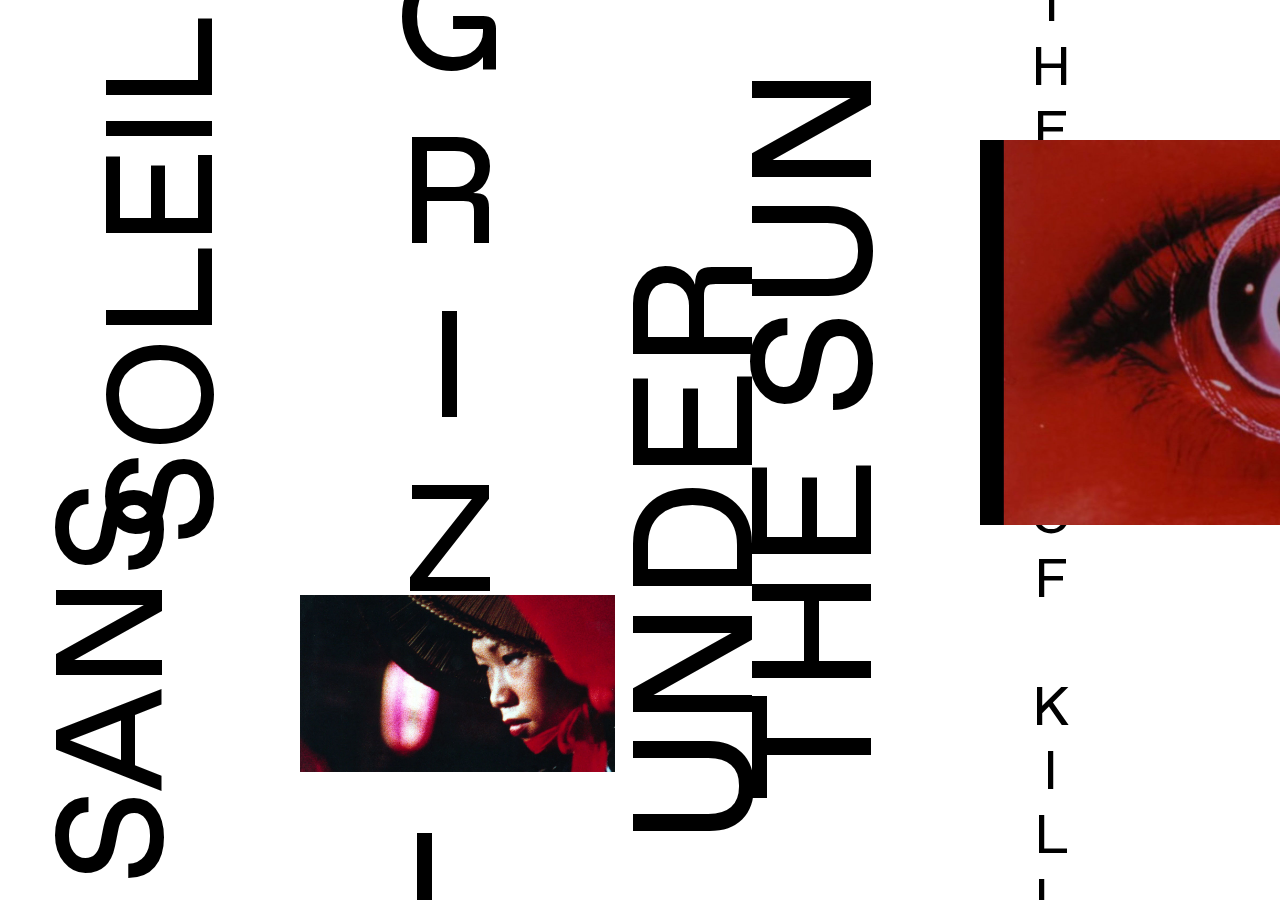
<file: index.html>
<!DOCTYPE html>
<html lang="en">
<head>
    <meta charset="UTF-8">
    <meta name="viewport" content="width=device-width, initial-scale=1.0">
    <meta property="og:title"  content="10 must see docs" />
    <meta
    property="og:description"
    content="The selection of films that will change your outlook on non-fiction cinematography by @infinite_kitsch" />
    <meta 
    property="og:url"
    content="https://anastasiiadenysenko.github.io/skvot-domashka/"    
    />
    <link rel="shortcut icon" href="assets/images/favicon.png" type="image/x-icon">
    <meta 
    property="og:image"
    content="assets/images/fb_preview.png"    
    />

    <title>10 Must See Docs</title>
    <link rel="stylesheet" href="assets/styles/styles-alt.css">
</head>
<body>
  <img class="image1" src="assets/images/sans-soleil.jpg">
  <img class="image2" src="assets/images/ss2.jpg">
  <img class="image3" src="assets/images/bears.jpg">
  <img class="image4" src="assets/images/bear2.jpg">
  <img class="image5" src="assets/images/Timothybear.jpg">
  <div class="grid-main">
    <div id="on-hover-1" class="col img-hint img-hint-1">
         <a href="sans-soleil-alt.html" class="text">
          <span class="sans">sans</span>
          <span class="soleil">soleil</span>
        </a>
    </div>
    <div id="on-hover-2" class="col-2">
        <a href="grizzly-man.html" class="text-vertical-150">
          <span class="grizzly">grizzly man</span>
        </a>
     </div>
     <div class="col">
        <div class="text-170">
          <span class="under">under</span>
          <span class="the-sun">the sun</span>
         </div>
     </div>
     <div class="col-2">
        <div class="text-vertical-55">
          <span class="the-act">the act of killing</span>
         </div>
    </div>
    <div class="col">
        <div class="text-170">
          <span class="honeyland">honeyland</span>
         </div>
     </div>
     <div class="col-2">
        <div class="text-vertical-150">
          <span class="la-causa">la causa</span>
         </div>
     </div>
     <div class="col-2">
        <div class="text-vertical-55">
          <span class="call-me">call me marianna</span>
         </div>
     </div>
     <div class="col">
        <div class="text-170">
          <span class="ukr">ukrainian</span>
          <span class="sheriffs">sheriffs</span>
         </div>
     </div>
    <div class="col-2">
        <div class="text-vertical-150">
          <span class="midnight">midnight</span>
          <span class="traveler">traveler</span>
         </div>
    </div>
    <div class="col-2">
        <div class="text-vertical-55">
          <span class="homo">homo sapience</span>
         </div>
  </div>
  <script src="assets/js/imageHover.js"></script>
</body>
</html>
</file>
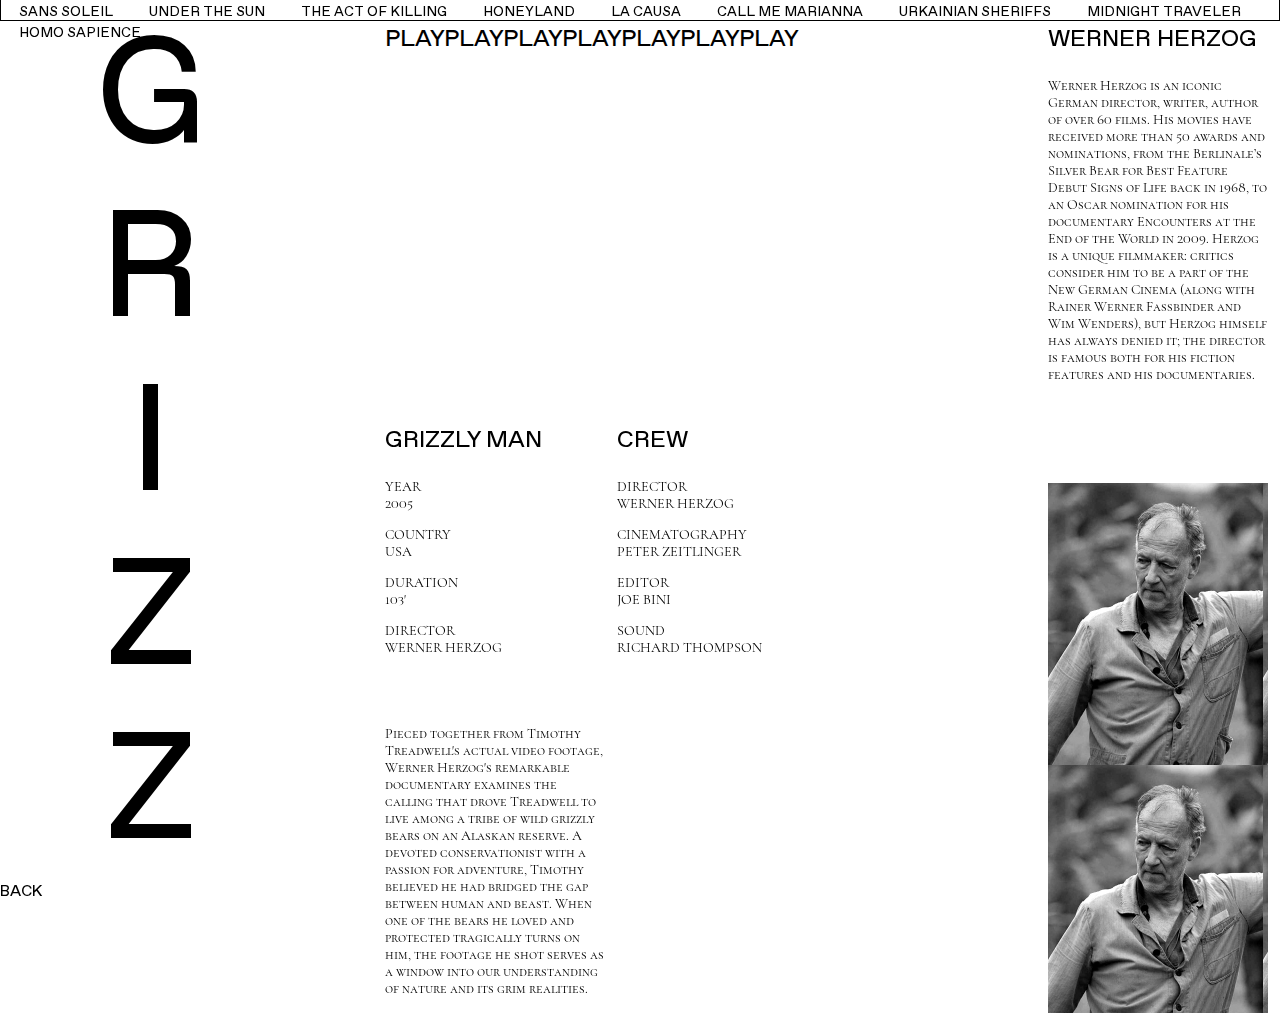
<file: grizzly-man.html>
<!DOCTYPE html>
<html lang="en">
<head>
    <meta charset="UTF-8">
    <meta name="viewport" content="width=device-width, initial-scale=1.0">
    <title>Grizzly Man</title>
    <link rel="stylesheet" href="assets/styles/styles-alt.css">
</head>
<body>
    <div class="upper-menu">
        <ul>
            <li><a href="sans-soleil-alt.html" class="text1-menu">sans soleil</a></li>
            <!-- <li><a href="grizzly-man.html" class="text1-menu">grizzly man</a></li> -->
            <li><a href="under-the-sun.html" class="text1-menu">under the sun</a></li>
            <li><a href="the-act.html" class="text1-menu">the act of killing</a></li>
            <li><a href="honeyland.html" class="text1-menu">honeyland</a></li>
            <li><a href="la-causa.html" class="text1-menu">la causa</a></li>
            <li><a href="call-me.html" class="text1-menu">call me marianna</a></li>
            <li><a href="ukr-sheriffs.html" class="text1-menu">urkainian sheriffs</a></li>
            <li><a href="midnight-traveler.html" class="text1-menu">midnight traveler</a></li>
            <li><a href="homo-sapience.html" class="text1-menu">homo sapience</a></li>
        </ul>
    </div>
    <div class="grid">
        <a class="col-back" href="index.html">back</a>
        <div class="side-film-name">
         <div class="col-2 text-vertical-150">
        <span class="grizzly-page grow-on-hover2">grizzly man</span>
        </div>
        </div>
    <div class="movie-wrapper">
        <div class="video-container">
            <p class="font-size-24">PlayPlayPlayPlayPlayPlayPlay</p>
             <iframe width="435" height="300" margin="-25"
                src="https://www.youtube.com/embed/uWA7GtDmNFU">
            </iframe>
        </div>
        <div class="description-container">
            <div class="movie-details">
                <p class="font-size-24">grizzly man</p>
                <p class="font2caps">YEAR<br />2005</p>
                <p class="font2caps">COUNTRY<br/> usa</p>
                <p class="font2caps">DURATION<br/>103'</p>
                <p class="font2caps">DIRECTOR<br />Werner Herzog</p>
            </div>
            <div class="crew-details">
                <p class="font-size-24">crew</p>
                <p class="font2caps">DIRECTOR<br/>Werner Herzog</p>
                <p class="font2caps">CINEMATOGRAPHY<br />Peter Zeitlinger</p>
                <p class="font2caps">EDITOR<br/>Joe Bini</p>
                <p class="font2caps">SOUND<br/>Richard Thompson</p>
            </div>
        </div>
        <p class="movie-description font2">Pieced together from Timothy Treadwell's actual video footage, Werner Herzog's remarkable documentary examines the calling that drove Treadwell to live among a tribe of wild grizzly bears on an Alaskan reserve. A devoted conservationist with a passion for adventure, Timothy believed he had bridged the gap between human and beast. When one of the bears he loved and protected tragically turns on him, the footage he shot serves as a window into our understanding of nature and its grim realities.</p>
    </div>
    <div class="director-info">
        <p class="font-size-24">Werner Herzog</p>
        <p class="font2">Werner Herzog is an iconic German director, writer, author of over 60 films. His movies have received more than 50 awards and nominations, from the Berlinale’s Silver Bear for Best Feature Debut Signs of Life back in 1968, to an Oscar nomination for his documentary Encounters at the End of the World in 2009. Herzog is a unique filmmaker: critics consider him to be a part of the New German Cinema (along with Rainer Werner Fassbinder and Wim Wenders), but Herzog himself has always denied it; the director is famous both for his fiction features and his documentaries.</p>
        <p class="herzog-image"></p>
    </div>
    </div>
</body>
</html>
</file>
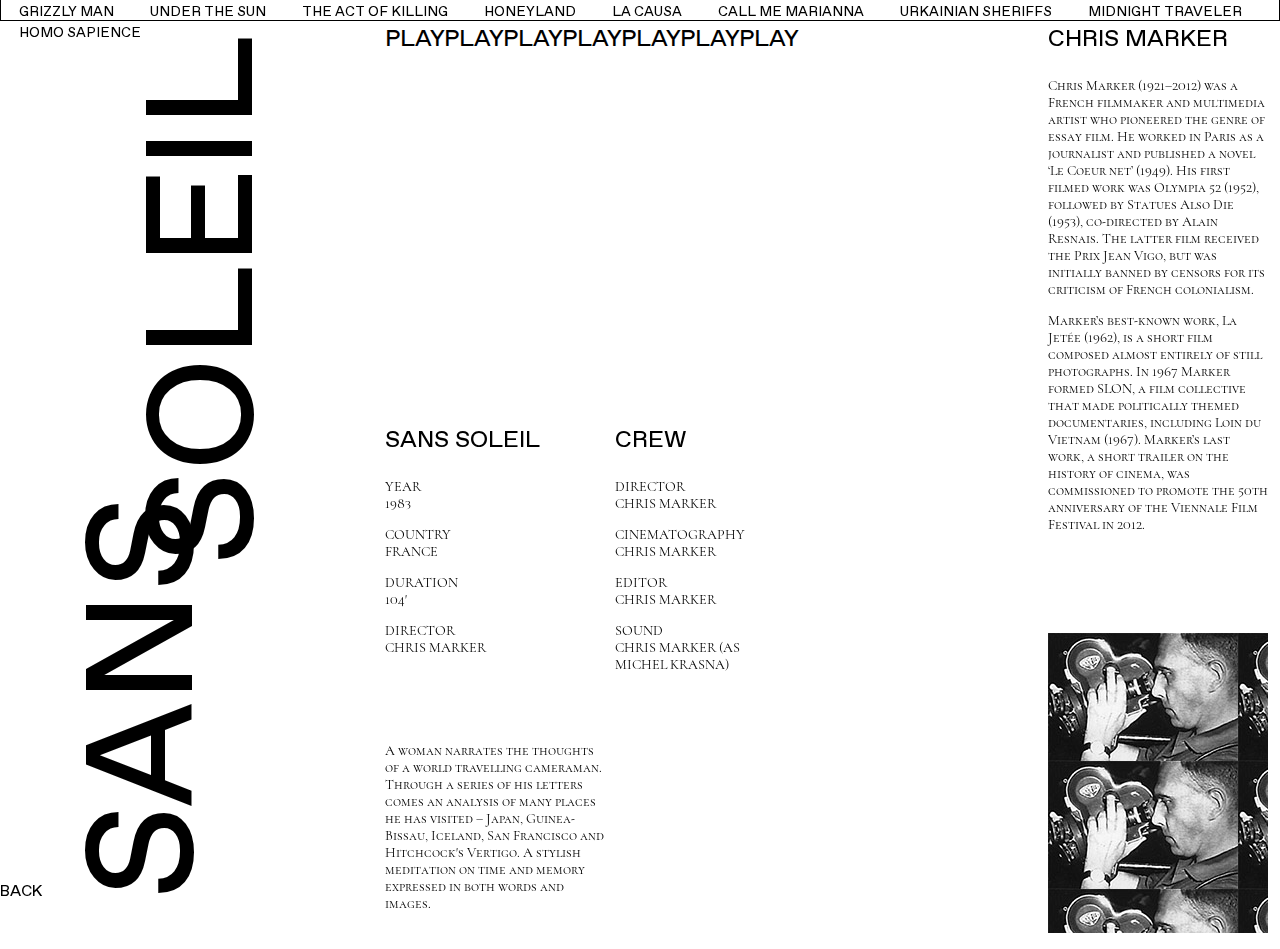
<file: sans-soleil-alt.html>
<!DOCTYPE html>
<html lang="en">
<head>
    <meta charset="UTF-8">
    <meta name="viewport" content="width=device-width, initial-scale=1.0">
    <title>Sans Soleil</title>
    <link rel="stylesheet" href="assets/styles/styles-alt.css">
</head>
<body>
    <div class="upper-menu">
        <ul>
            <!-- <li><a href="sans-soleil-alt.html" class="text1-menu">sans soleil</a></li> -->
            <li><a href="grizzly-man.html" class="text1-menu">grizzly man</a></li>
            <li><a href="under-the-sun.html" class="text1-menu">under the sun</a></li>
            <li><a href="the-act.html" class="text1-menu">the act of killing</a></li>
            <li><a href="honeyland.html" class="text1-menu">honeyland</a></li>
            <li><a href="la-causa.html" class="text1-menu">la causa</a></li>
            <li><a href="call-me.html" class="text1-menu">call me marianna</a></li>
            <li><a href="ukr-sheriffs.html" class="text1-menu">urkainian sheriffs</a></li>
            <li><a href="midnight-traveler.html" class="text1-menu">midnight traveler</a></li>
            <li><a href="homo-sapience.html" class="text1-menu">homo sapience</a></li>
        </ul>
    </div>
    <div class="grid">
        <a class="col-back" href="index.html">back</a>
        <div class="side-film-name grow-on-hover">
         <div class="text">
        <span class="sans-film-page">sans</span> 
        <span class="soleil-film-page">soleil</span>
        </div>
        </div>
    <div class="movie-wrapper">
        <div class="video-container">
            <p class="font-size-24">PlayPlayPlayPlayPlayPlayPlay</p>
             <iframe width="435" height="300" margin="-25"
                src="https://www.youtube.com/embed/0K8j3MU9dw4">
            </iframe>
        </div>
        <div class="description-container">
            <div class="movie-details">
                <p class="font-size-24">sans soleil</p>
                <p class="font2caps">YEAR<br />1983</p>
                <p class="font2caps">COUNTRY<br/> france</p>
                <p class="font2caps">DURATION<br/>104'</p>
                <p class="font2caps">DIRECTOR<br /> Chris Marker</p>
            </div>
            <div class="crew-details">
                <p class="font-size-24">crew</p>
                <p class="font2caps">DIRECTOR<br/>Chris Marker</p>
                <p class="font2caps">CINEMATOGRAPHY<br />Chris Marker</p>
                <p class="font2caps">EDITOR<br/>Chris Marker</p>
                <p class="font2caps">SOUND<br/>Chris Marker (as<br/>Michel Krasna)</p>
            </div>
        </div>
        <p class="movie-description font2">A woman narrates the thoughts of a world travelling cameraman. Through a series of his letters comes an analysis of many places he has visited – Japan, Guinea-Bissau, Iceland, San Francisco and Hitchcock's Vertigo. A stylish meditation on time and memory expressed in both words and images.</p>
    </div>
    <div class="director-info">
        <p class="font-size-24">Chris Marker</p>
        <p class="font2">Chris Marker (1921–2012) was a French filmmaker and multimedia artist who pioneered the genre of essay film. He worked in Paris as a journalist and published a novel ‘Le Coeur net’ (1949). His first filmed work was Olympia 52 (1952), followed by Statues Also Die (1953), co-directed by Alain Resnais. The latter film received the Prix Jean Vigo, but was initially banned by censors for its criticism of French colonialism.</p>
        <p class="font2">Marker’s best-known work, La Jetée (1962), is a short film composed almost entirely of still photographs. In 1967 Marker formed SLON, a film collective that made politically themed documentaries, including Loin du Vietnam (1967). Marker’s last work, a short trailer on the history of cinema, was commissioned to promote the 50th anniversary of the Viennale Film Festival in 2012.</p>
        <p class="marker-image"></p>
    </div>
    </div>
</body>
</html>
</file>
<file: assets/styles/styles-alt.css>
*,
* ::after,
* ::before {
    box-sizing: border-box;
}
@font-face {
  font-family: 'DokChampa';
  src: url('../fonts/DokChampa.woff2') format('woff2'),
      url(' ../fonts/DokChampa.woff') format('woff');
  font-weight: normal;
  font-style: normal;
  font-display: swap;
}

@font-face {
  font-family: 'Favorit Pro';
  src: url('../fonts/FavoritPro-Bold.woff2') format('woff2'),
      url('../fonts/FavoritPro-Bold.woff') format('woff');
  font-weight: bold;
  font-style: normal;
  font-display: swap;
}

@font-face {
  font-family: 'Favorit Pro';
  src: url('../fonts/FavoritPro-BoldItalic.woff2') format('woff2'),
      url('../fonts/FavoritPro-BoldItalic.woff') format('woff');
  font-weight: bold;
  font-style: italic;
  font-display: swap;
}

@font-face {
  font-family: 'Favorit Pro Book';
  src: url('../fonts/FavoritPro-Book.woff2') format('woff2'),
      url('../fonts/FavoritPro-Book.woff') format('woff');
  font-weight: normal;
  font-style: normal;
  font-display: swap;
}

@font-face {
  font-family: 'Favorit Pro';
  src: url('../fonts/FavoritPro-LightItalic.woff2') format('woff2'),
      url('../fonts/FavoritPro-LightItalic.woff') format('woff');
  font-weight: 300;
  font-style: italic;
  font-display: swap;
}

@font-face {
  font-family: 'Favorit Pro';
  src: url('../fonts/FavoritPro-Medium.woff2') format('woff2'),
      url('../fonts/FavoritPro-Medium.woff') format('woff');
  font-weight: 500;
  font-style: normal;
  font-display: swap;
}

@font-face {
  font-family: 'Favorit Pro';
  src: url('../fonts/FavoritPro-MediumItalic.woff2') format('woff2'),
      url('../fonts/FavoritPro-MediumItalic.woff') format('woff');
  font-weight: 500;
  font-style: italic;
  font-display: swap;
}

@font-face {
  font-family: 'Favorit Pro';
  src: url('../fonts/FavoritPro-Italic.woff2') format('woff2'),
      url('../fonts/FavoritPro-Italic.woff') format('woff');
  font-weight: normal;
  font-style: italic;
  font-display: swap;
}

@font-face {
  font-family: 'Favorit Pro';
  src: url('../fonts/FavoritPro-Light.woff2') format('woff2'),
      url('../fonts/FavoritPro-Light.woff') format('woff');
  font-weight: 300;
  font-style: normal;
  font-display: swap;
}

@font-face {
  font-family: 'Favorit Pro Book';
  src: url('../fonts/FavoritPro-BookItalic.woff2') format('woff2'),
      url('../fonts/FavoritPro-BookItalic.woff') format('woff');
  font-weight: normal;
  font-style: italic;
  font-display: swap;
}

@font-face {
  font-family: 'Favorit Pro';
  src: url('../fonts/FavoritPro-Regular.woff2') format('woff2'),
      url('../fonts/FavoritPro-Regular.woff') format('woff');
  font-weight: normal;
  font-style: normal;
  font-display: swap;
}

@font-face {
  font-family: 'Cormorant SC';
  src: url('../fonts/CormorantSC-Regular.woff2') format('woff2'),
      url('../fonts/CormorantSC-Regular.woff') format('woff');
  font-weight: normal;
  font-style: normal;
  font-display: swap;
}

body {
  font-family: "Favorit Pro";
  font-weight: normal;
  font-style: normal;
  text-transform: uppercase;
  margin: 0%;
}

.col {
    /* border: 1px solid black; */
    width: 300px;
    min-width: 300px;
    height: 900px;
    display: flex;
    align-items:center;
    justify-content: center;
    overflow: hidden;
  }

  .col-2 {
    /* border: 1px solid black; */
    width: 300px;
    min-width: 300px;
    height: 900px; 
    display: flex;
    overflow: hidden;
    justify-content: center;
    
  }

  .grid{
    display: flex;
    flex-wrap: nowrap;
    overflow: auto;
    margin-top: 25px;
  }

  .grid-main{
    display: flex;
    flex-wrap: nowrap;
    overflow: auto;
  }

  .text {
    font-family: "Favorit Pro";
    font-weight: normal;
    font-style: normal; 
    text-transform: uppercase; 
    font-size: 150px;
    transform: rotate(-90deg);
    white-space: nowrap;
    color: black;
    text-decoration: none;
  }
  
  .sans {
    display: inline-block;
    transform: translate(50px, -40px);
  }

  .sans-film-page {
    display: inline-block;
    transform: translate(-660px, -10px);
  }
  
  .soleil {
    display: inline-block;
    transform: translate(-50px, 10px);
  }

  .soleil-film-page {
    display: inline-block;
    transform: translate(-765px, 50px);
  }

  .grizzly {
    display: inline-block;
    transform: translate(0px, -70px);
  }

  .grizzly-page {
    display: inline-block;
    transform: translate(-60px, 510px);
  }

  .text-vertical-150 {
    writing-mode: vertical-rl;
    text-orientation: upright;
    font-family: "Favorit Pro";
    font-weight: normal;
    font-style: normal; 
    text-transform: uppercase; 
    font-size: 150px;
    white-space: nowrap;
    color: black;
    text-decoration: none;
  }

  .text-170 {
    font-family: "Favorit Pro";
    font-weight: normal;
    font-style: normal; 
    text-transform: uppercase; 
    font-size: 170px;
    transform: rotate(-90deg);
    white-space: nowrap;
    color: black;
    text-decoration: none;
  }

  .under {
    display: inline-block;
    transform: translate(290px, -57px);
  }

  .the-sun {
    display: inline-block;
    transform: translate(-299px, 62px);
  }

  .text-vertical-55 {
    writing-mode: vertical-rl;
    text-orientation: upright;
    font-family: "Favorit Pro";
    font-weight: normal;
    font-style: normal; 
    text-transform: uppercase; 
    font-size: 55px;
    white-space: nowrap;
    color: black;
    text-decoration: none;
  }

  .the-act {
    display: inline-block;
    transform: translate(0px, -30px);
  }

  .honeyland {
    display: inline-block;
    transform: translate(0px, 0px);
  }

  .la-causa {
    display: inline-block;
    transform: translate(0px, -50px);
  }

  .ukr {
    display: inline-block;
    transform: translate(430px, -60px);
  }

  .sheriffs {
    display: inline-block;
    transform: translate(-452px, 59px);
  }

  .midnight {
    display: inline-block;
    transform: translate(-55px, 265px);
  }

  .traveler {
    display: inline-block;
    transform: translate(60px, -1668px);
  }

  .call-me {
    display: inline-block;
    transform: translate(0px, -50px);
  }

  .homo {
    display: inline-block;
    transform: translate(0px, -12px);
  }

  .text1-menu {
    font-family: "Favorit Pro";
    font-weight: normal;
    font-style: normal; 
    text-transform: uppercase; 
    font-size: 14px;
    white-space: nowrap;
    color: black;
    text-decoration: none;
  }
  
  .text2-menu {
    display: flex;
    font-family: "Favorit Pro";
    font-weight: normal;
    font-style: normal; 
    text-transform: uppercase; 
    font-size: 14px;
    white-space: nowrap;
    color: black;
    text-decoration: none;
    text-orientation: upright;
    margin-top: 100px;
    transform: rotate(90deg)
  }

  .text3-menu {
    display: flex;
    font-family: "Favorit Pro";
    font-weight: normal;
    font-style: normal; 
    text-transform: uppercase; 
    font-size: 14px;
    white-space: nowrap;
    color: black;
    text-decoration: none;
    text-orientation: upright;
    margin-top: 103px;
    transform: rotate(90deg)
  }

  .text4-menu {
    display: flex;
    font-family: "Favorit Pro";
    font-weight: normal;
    font-style: normal; 
    text-transform: uppercase; 
    font-size: 14px;
    white-space: nowrap;
    color: black;
    text-decoration: none;
    text-orientation: upright;
    margin-top: 130px;
    transform: rotate(90deg)
  }

  .text5-menu {
    display: flex;
    font-family: "Favorit Pro";
    font-weight: normal;
    font-style: normal; 
    text-transform: uppercase; 
    font-size: 14px;
    white-space: nowrap;
    color: black;
    text-decoration: none;
    text-orientation: upright;
    margin-top: 150px;
    transform: rotate(90deg)
  }

  iframe {
    margin: -25px 0px;
    border: none;
    }

    .side-film-name {
      position: fixed;
      left: 0;
      top: 0px; 
      width: 300px;
      min-width: 300px;
      height: 900px; 
      /* overflow-y: auto;  */
    }  
  
    .col-back {
      position: absolute;
      position: fixed;
      bottom: 0;
      height: 100vH;
      z-index: 100;
      display: flex;
      flex-direction: column-reverse;
      color: black;
      text-decoration: none;    
  }
  
  
  .margin-top {
      margin-top: 400px;
  }
  
  .movie-wrapper {
      margin-left: 385px;
      margin-top: -25px;
  }
  .description-container {
      display: flex;
      margin-bottom: 55px;
      margin-top: 70px;
  }
  .crew-details {
      margin-left: 75px;
  }
  .director-info {
      width: 220px;
      margin-left: auto;
      margin-right: 12px;
      margin-top: -25px;
  }
  .movie-description {
      width: 220px;
      text-transform: none;
  }
  .font-size-24 {
      font-size: 24px;
  }
  .font2caps {
      font-family: "Cormorant SC";
      font-weight: normal;
      font-style: normal;
      text-transform: uppercase;
      font-size: 14px;
  }
  
  .font2 {
      font-family: "Cormorant SC";
      font-weight: normal;
      font-style: normal;
      text-transform: none;
      font-size: 14px;
  }
  .marker-image {
      margin-top: 100px;
      background-image: url("../images/Chris_Marker.jpg"); 
      background-repeat: repeat;
      height: 290px;
  }
  
  .herzog-image {
      margin-top: 100px;
      background-image: url("../images/herzog.png"); 
      background-repeat: repeat;
      height: 530px;
  }
  
  .marker-image {
      margin-top: 100px;
      background-image: url("../images/Chris_Marker.jpg"); 
      background-repeat: repeat;
      height: 300px;
  }

  /* .img-hint {
    position: relative;
    color: black;
    cursor: pointer;
  }

  .img-hint:hover::after {
    display: block;
    position :absolute;
    content: "";
    left: 50%;
    top: 50%
    transform: translate(-50%, -50%);
    background-size: cover;
    background-position: center;
    background-repeat: no-repeat; 
  }

  .img-hint-1:hover::after {
    background-image: url(../images/sans-soleil.jpg);
    width: 315px;
    height: 200px;
  } */

 .grow-on-hover {
   transition: transform 0.3s ease-in-out 0.1s; 
 }

 .grow-on-hover:hover {
   transform: scale(0.5);
 }

 .grow-on-hover2 {
  transition: transform 0.3s ease-in-out 0.1s; 
}

 .grow-on-hover2:hover {
  transform: scale(0.3);
}

.image1 {
  width: 315px;
  position: absolute;
  left: 300px;
  top: 595px;
  display: none;
  z-index: 100;
}

.image2 {
  width: 685px;
  position: absolute;
  left: 980px;
  top: 140px;
  display: none;
  z-index: 1000;
}

.image3 {
  width: 335px;
  position: absolute;
  left: 35px;
  top: 80px;
  display: none;
  z-index: 100;
}

.image4 {
  width: 290px;
  position: absolute;
  left: 0px;
  top: 635px;
  /* opacity: 0; */
  display: none;
  z-index: 100;
}

.image5 {
  width: 620px;
  position: absolute;
  left: 635px;
  top: 150px;
  display: none;
  z-index: 1000;
}

.image6 {
  width: 435px;
  position: absolute;
  left: 975px;
  top: 70px;
  display: none;
  z-index: 1000;
}

.image7 {
  width: 590px;
  position: absolute;
  left: 0px;
  top: 475px;
  /* opacity: 0; */
  z-index: 1000;
  display: none;
}

.visible {
  /* opacity: 1; */
  display: block;
}

.upper-menu {
  position: fixed;
  top: -1px;
  border: 1px solid black;
  background-color: white;
  width: 100%;
  height: 22px; 
  /* overflow-x: auto;  */
  z-index: 1000;
}  

ul {
  list-style-type: none;
  margin: 0;
  padding: 0;
  overflow: hidden;
}

li {
  float: left;
  padding: 1px 18px;
  }
</file>
